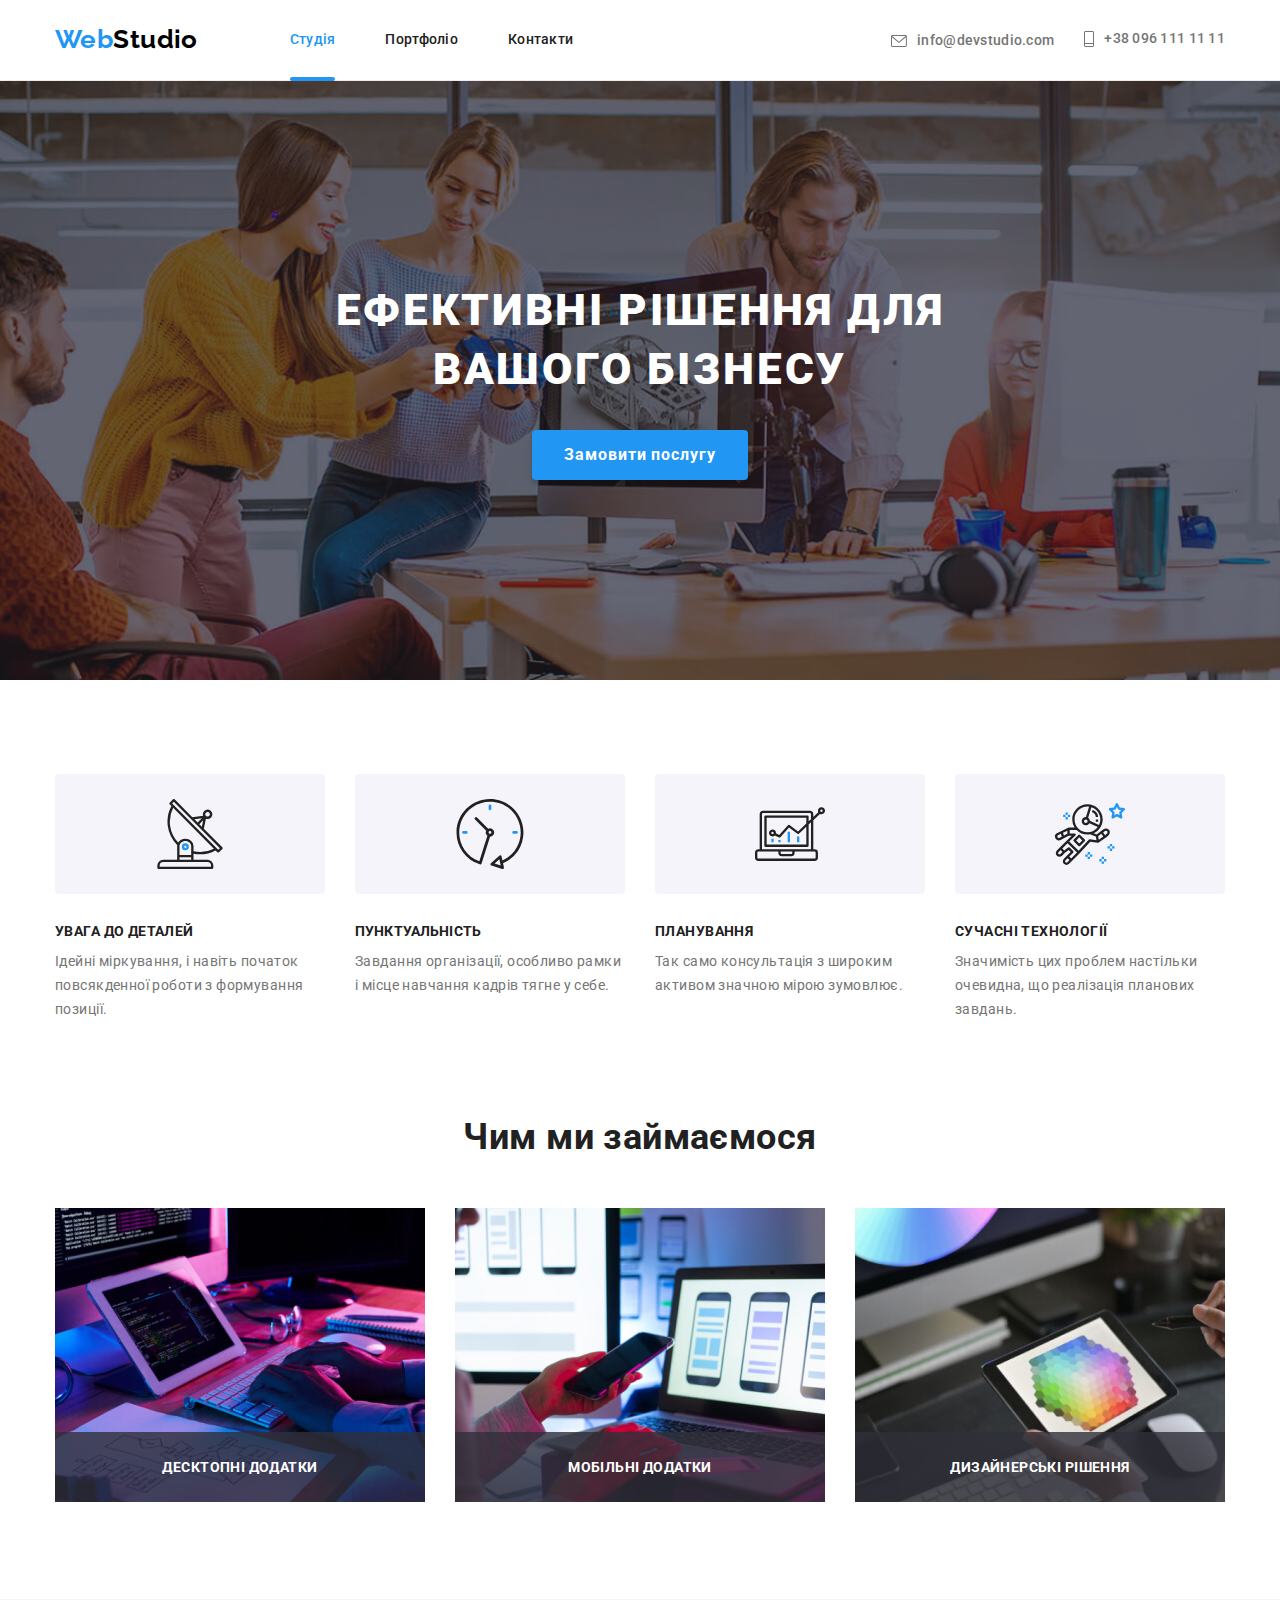
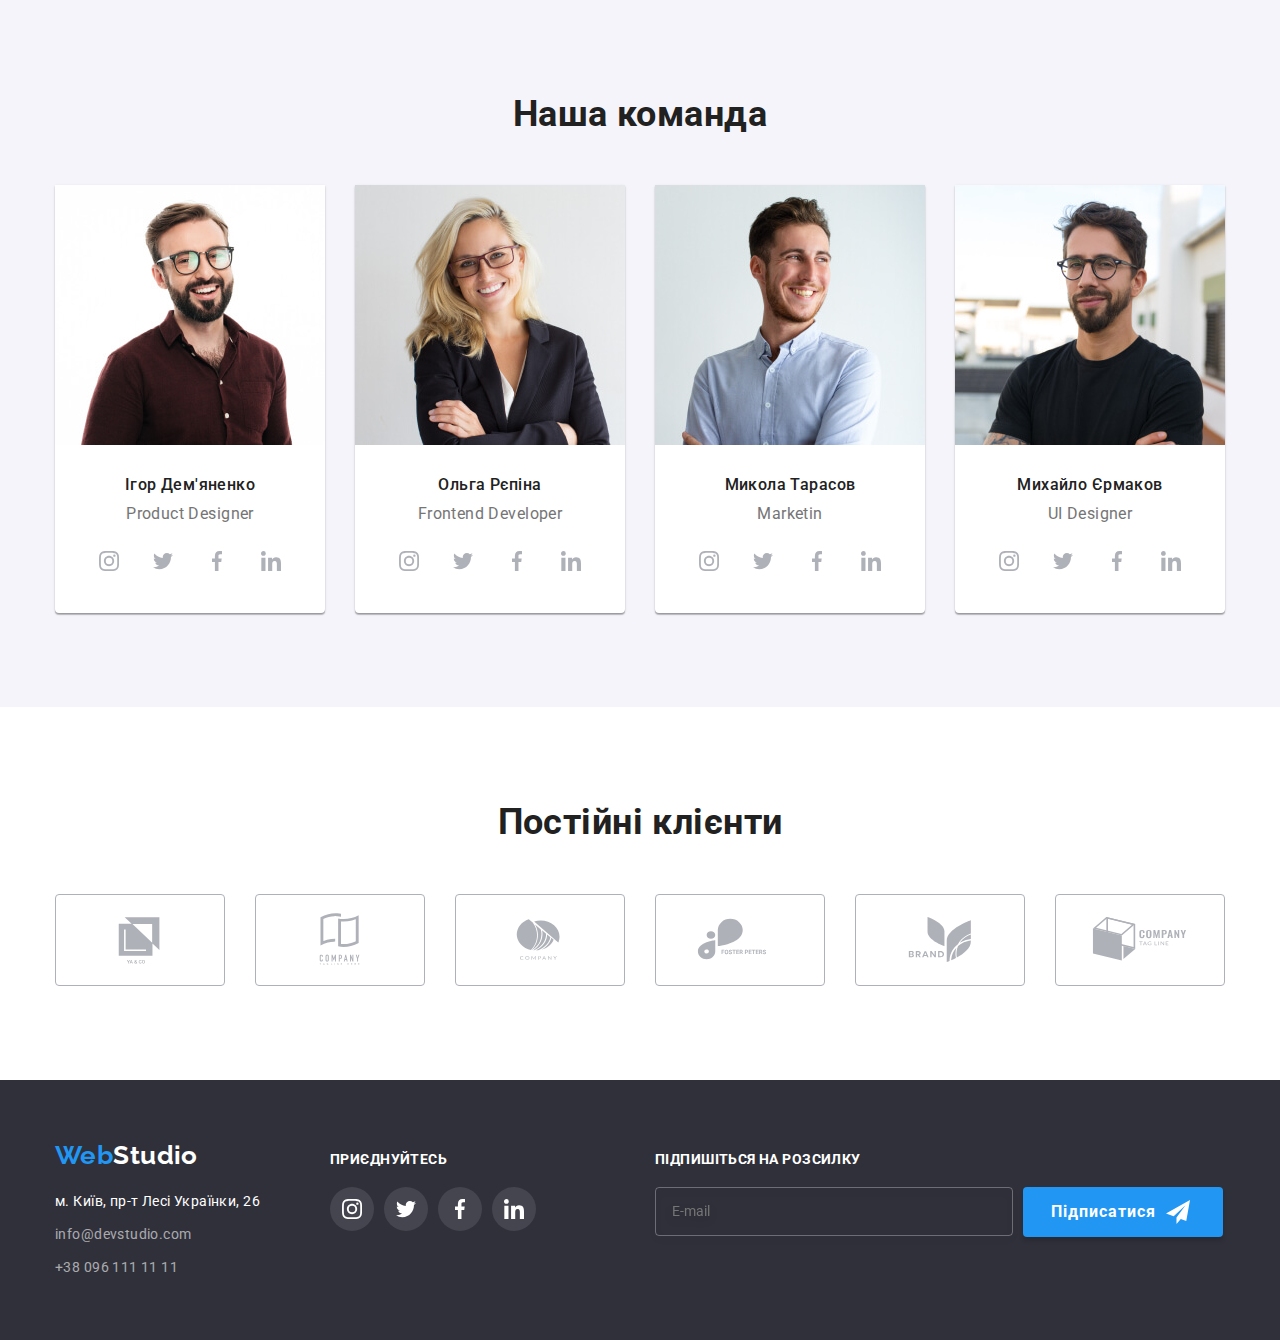
<file: index.html>
<!DOCTYPE html>
<html lang="uk">
  <head>
    <meta charset="UTF-8" />
    <meta http-equiv="X-UA-Compatible" content="IE=edge" />
    <meta name="viewport" content="width=device-width, initial-scale=1.0" />
    <title>WebStudio</title>
    <link
      href="https://fonts.googleapis.com/css2?family=Raleway:wght@700&family=Roboto:wght@400;500;700;900&display=swap"
      rel="stylesheet"
    />
    <link rel="stylesheet" href="./css/main.min.css" />
  </head>
  <body>
    <header class="page-header">
      <div class="container">
        <div class="page-header__block">
          <a href="./index.html" class="logo page-header__logo" lang="en">
            Web<span class="logo__part">Studio</span>
          </a>

          <nav class="navigation page-header__navigation">
            <ul class="navigation__list">
              <li class="navigation__item">
                <a href="./index.html" class="navigation__link navigation__link--active">Студія</a>
              </li>
              <li class="navigation__item">
                <a href="./portfolio.html" class="navigation__link">Портфоліо</a>
              </li>
              <li class="navigation__item">
                <a href="" class="navigation__link">Контакти</a>
              </li>
            </ul>
          </nav>
          <ul class="contact page-header__contact">
            <li class="contact__item">
              <a class="contact__link" href="mailto:info@devstudio.com">
                <svg class="icon contact__icon" width="16" height="12">
                  <use xlink:href="./images/sprite.svg#icon-maile"></use>
                </svg>
                info@devstudio.com
              </a>
            </li>
            <li class="contact__item">
              <a class="contact__link" href="tel:+380961111111">
                <svg class="icon contact__icon" width="10" height="16">
                  <use xlink:href="./images/sprite.svg#icon-phone1"></use>
                </svg>
                +38 096 111 11 11
              </a>
            </li>
          </ul>

          <!--menu-->

          <button
            type="button"
            class="page-header__button mobile-menu__button"
            aria-expanded="false"
            aria-controls="menu-container"
            data-menu-button
          >
            <svg width="40" height="40" aria-label="Переключатель мобільного меню">
              <use class="icon icon-cross" href="./images/sprite.svg#icon-cross"></use>
              <use class="icon icon-burger" href="./images/sprite.svg#icon-burger"></use>
            </svg>
          </button>
        </div>
        <div class="mobile-menu" id="menu-container" data-menu>
          <div class="mobile-nav mobile-menu__navigation">
            <ul class="mobile-nav__list">
              <li class="mobile-nav__item">
                <a href="./index.html" class="mobile-nav__link">Студія</a>
              </li>
              <li class="mobile-nav__item">
                <a href="./portfolio.html" class="mobile-nav__link">Портфоліо</a>
              </li>
              <li class="mobile-nav__item">
                <a href="" class="mobile-nav__link">Контакти</a>
              </li>
            </ul>
          </div>
          <div class="">
            <ul class="mobile-contact mobile-menu__contacts">
              <li class="mobile-contact__item">
                <a
                  class="mobile-contact__link mobile-contact__link--email"
                  href="tel:+380961111111"
                >
                  +38 096 111 11 11
                </a>
              </li>
              <li class="mobile-contact__item">
                <a
                  class="mobile-contact__link mobile-contact__link--number"
                  href="mailto:info@devstudio.com"
                  >info@devstudio.com</a
                >
              </li>
            </ul>

            <ul class="mobile-socials mobile-menu__socials">
              <li class="mobile-socials__item">
                <a
                  class="mobile-socials__link"
                  href="#"
                  target="_blank"
                  aria-label="Instagram"
                  rel="noreferrer noopener"
                  >Instagram</a
                >
              </li>
              <li class="mobile-socials__item">
                <a
                  class="mobile-socials__link"
                  href="#"
                  target="_blank"
                  aria-label="twitter"
                  rel="noreferrer noopener"
                  >Twitter</a
                >
              </li>
              <li class="mobile-socials__item">
                <a
                  class="mobile-socials__link"
                  href="#"
                  target="_blank"
                  aria-label="Facebookr"
                  rel="noreferrer noopener"
                  >Facebook</a
                >
              </li>
              <li class="mobile-socials__item">
                <a
                  class="mobile-socials__link"
                  href="#"
                  target="_blank"
                  aria-label="LinkedIn"
                  rel="noreferrer noopener"
                  >LinkedIn</a
                >
              </li>
            </ul>
          </div>
        </div>
      </div>
    </header>
    <main>
      <!-- Герой -->
      <section class="hero">
        <div class="container">
          <h1 class="hero__title">Ефективні рішення для вашого бізнесу</h1>
          <button class="button hero__button" type="submit" data-modal-open>
            Замовити послугу
          </button>
        </div>
      </section>
      <!--Переваги features-->
      <section class="section">
        <div class="container">
          <h2 class="visually-hidden">Переваги</h2>
          <ul class="features">
            <li class="features__item">
              <div class="features__card">
                <svg class="icon" width="70" height="70">
                  <use xlink:href="./images/sprite.svg#icon-antenna"></use>
                </svg>
              </div>
              <h3 class="features__label">УВАГА ДО ДЕТАЛЕЙ</h3>
              <p class="features__description">
                Ідейні міркування, і навіть початок повсякденної роботи з формування позиції.
              </p>
            </li>
            <li class="features__item">
              <div class="features__card">
                <svg class="icon" width="70" height="70">
                  <use xlink:href="./images/sprite.svg#icon-clock"></use>
                </svg>
              </div>
              <h3 class="label features__label">ПУНКТУАЛЬНІСТЬ</h3>
              <p class="features__description">
                Завдання організації, особливо рамки і місце навчання кадрів тягне у себе.
              </p>
            </li>
            <li class="features__item">
              <div class="features__card">
                <svg class="icon" width="70" height="70">
                  <use xlink:href="./images/sprite.svg#icon-diagram"></use>
                </svg>
              </div>
              <h3 class="features__label">ПЛАНУВАННЯ</h3>
              <p class="features__description">
                Так само консультація з широким активом значною мірою зумовлює.
              </p>
            </li>
            <li class="features__item">
              <div class="features__card">
                <svg class="icon" width="70" height="70">
                  <use xlink:href="./images/sprite.svg#icon-astronaut"></use>
                </svg>
              </div>
              <h3 class="features__label">СУЧАСНІ ТЕХНОЛОГІЇ</h3>
              <p class="features__description">
                Значимість цих проблем настільки очевидна, що реалізація планових завдань.
              </p>
            </li>
          </ul>
        </div>
      </section>
      <!--Чим ми займаємося-->
      <section class="section work">
        <div class="container">
          <h2 class="section__title work__title">Чим ми займаємося</h2>
          <ul class="work-list">
            <li class="work-list__item">
              <picture>
                <source
                  srcset="./images/work1-desctop.jpg 1x, ./images/work1-desctop@2x.jpg 2x"
                  media="(min-width:1200px)"
                />
                <img
                  class="image"
                  src="./images/work1-desctop.jpg"
                  alt="Набирання коду відповідно алгоритму"
                  width="370"
                  height="294"
                />
              </picture>
              <p class="work-list__hidden">Десктопні додатки</p>
            </li>
            <li class="work-list__item">
              <picture>
                <source
                  srcset="./images/work2-desctop.jpg 1x, ./images/work2-desctop@2x.jpg 2x"
                  media="(min-width:1200px)"
                />

                <img
                  class="image"
                  src="./images/work2-desctop.jpg"
                  alt="Провірка адаптивної версії на телефоні"
                  width="370"
                  height="294"
                />
              </picture>
              <p class="work-list__hidden">Мобільні додатки</p>
            </li>
            <li class="work-list__item">
              <picture>
                <source
                  srcset="./images/work3-desctop.jpg 1x, ./images/work3-desctop@2x.jpg 2x"
                  media="(min-width:1200px)"
                />

                <img
                  class="image"
                  src="./images/work3-desctop.jpg"
                  alt="Вибір основного кольору з кольорової гами"
                  width="370"
                  height="294"
                />
              </picture>
              <p class="work-list__hidden">Дизайнерські рішення</p>
            </li>
          </ul>
        </div>
      </section>
      <!--Наша команда-->
      <section class="section team">
        <div class="container">
          <h2 class="section__title team__title">Наша команда</h2>
          <ul class="team-list">
            <li class="team-list__card">
              <picture>
                <source
                  srcset="./images/team1-mobile.jpg 1x, ./images/team1-mobile@2x.jpg 2x"
                  media="(max-width:767px)"
                />
                <source
                  srcset="./images/team1-tablet.jpg 1x, ./images/team1-tablet@2x.jpg 2x"
                  media="(max-width:1199px)"
                />
                <source
                  srcset="./images/team1-desctop.jpg 1x, ./images/team1-desctop@2x.jpg 2x"
                  media="(min-width:1200px)"
                />
                <img
                  class="image team-list__image"
                  src="./images/team1-tablet.jpg"
                  alt="Фото Ігора Дем'яненка"
                />
              </picture>
              <div class="team-list__meta">
                <h3 class="team-list__name">Ігор Дем'яненко</h3>
                <p class="speciality team-list__speciality">Product Designer</p>
                <ul class="social">
                  <li class="social__items">
                    <a
                      class="social__link"
                      href="#"
                      target="_blank"
                      aria-label="instagram"
                      rel="noreferrer noopener"
                    >
                      <svg class="icon social__icon" width="20" height="20">
                        <use xlink:href="./images/sprite.svg#icon-instagram"></use>
                      </svg>
                    </a>
                  </li>
                  <li class="social__items">
                    <a
                      class="social__link"
                      href="#"
                      target="_blank"
                      aria-label="twitter"
                      rel="noreferrer noopener"
                    >
                      <svg class="icon social__icon" width="20" height="20">
                        <use xlink:href="./images/sprite.svg#icon-twitter"></use>
                      </svg>
                    </a>
                  </li>
                  <li class="social__items">
                    <a
                      class="social__link"
                      href="#"
                      target="_blank"
                      aria-label="facebook"
                      rel="noreferrer noopener"
                    >
                      <svg class="icon social__icon" width="20" height="20">
                        <use xlink:href="./images/sprite.svg#icon-facebook"></use>
                      </svg>
                    </a>
                  </li>
                  <li class="social__items">
                    <a
                      class="social__link"
                      href="#"
                      target="_blank"
                      aria-label="linkedin"
                      rel="noreferrer noopener"
                    >
                      <svg class="icon social__icon" width="20" height="20">
                        <use xlink:href="./images/sprite.svg#icon-linkedin"></use>
                      </svg>
                    </a>
                  </li>
                </ul>
              </div>
            </li>
            <li class="team-list__card">
              <picture>
                <source
                  srcset="./images/team2-mobile.jpg 1x, ./images/team2-mobile@2x.jpg 2x"
                  media="(max-width:767px)"
                />
                <source
                  srcset="./images/team2-tablet.jpg 1x, ./images/team2-tablet@2x.jpg 2x"
                  media="(max-width:1199px)"
                />
                <source
                  srcset="./images/team2-desctop.jpg 1x, ./images/team2-desctop@2x.jpg 2@2xx"
                  media="(min-width:1200px)"
                />
                <img
                  class="image team-list__image"
                  src="./images/team2-tablet.jpg"
                  alt="Фото Ігора Дем'яненка"
                />
              </picture>
              <div class="meta team-list__meta">
                <h3 class="name team-list__name">Ольга Рєпіна</h3>
                <p class="speciality team-list__speciality">Frontend Developer</p>
                <ul class="social social__row">
                  <li class="social__items">
                    <a
                      class="social__link"
                      href="#"
                      target="_blank"
                      aria-label="instagram"
                      rel="noreferrer noopener"
                    >
                      <svg class="icon social__icon" width="20" height="20">
                        <use xlink:href="./images/sprite.svg#icon-instagram"></use>
                      </svg>
                    </a>
                  </li>
                  <li class="social__items">
                    <a
                      class="social__link"
                      href="#"
                      target="_blank"
                      aria-label="twitter"
                      rel="noreferrer noopener"
                    >
                      <svg class="icon social__icon" width="20" height="20">
                        <use xlink:href="./images/sprite.svg#icon-twitter"></use>
                      </svg>
                    </a>
                  </li>
                  <li class="social__items">
                    <a
                      class="social__link"
                      href="#"
                      target="_blank"
                      aria-label="facebook"
                      rel="noreferrer noopener"
                    >
                      <svg class="icon social__icon" width="20" height="20">
                        <use xlink:href="./images/sprite.svg#icon-facebook"></use>
                      </svg>
                    </a>
                  </li>
                  <li class="social__items">
                    <a
                      class="social__link"
                      href="#"
                      target="_blank"
                      aria-label="linkedin"
                      rel="noreferrer noopener"
                    >
                      <svg class="icon social__icon" width="20" height="20">
                        <use xlink:href="./images/sprite.svg#icon-linkedin"></use>
                      </svg>
                    </a>
                  </li>
                </ul>
              </div>
            </li>
            <li class="team-list__card">
              <picture>
                <source
                  srcset="./images/team3-mobile.jpg 1x, ./images/team3-mobile@2x.jpg 2x"
                  media="(max-width:767px)"
                />
                <source
                  srcset="./images/team3-tablet.jpg 1x, ./images/team3-tablet@2x.jpg 2x"
                  media="(max-width:1199px)"
                />
                <source
                  srcset="./images/team3-desctop.jpg 1x, ./images/team3-desctop@2x.jpg 2x"
                  media="(min-width:1200px)"
                />
                <img
                  class="image team-card__image"
                  src="./images/team3-mobile.jpg"
                  alt="Фото Ігора Дем'яненка"
                />
              </picture>
              <div class="meta team-list__meta">
                <h3 class="name team-list__name">Микола Тарасов</h3>
                <p class="speciality team-list__speciality">Marketin</p>
                <ul class="social social__row">
                  <li class="social__items">
                    <a
                      class="social__link"
                      href="#"
                      target="_blank"
                      aria-label="instagram"
                      rel="noreferrer noopener"
                    >
                      <svg class="icon social__icon" width="20" height="20">
                        <use xlink:href="./images/sprite.svg#icon-instagram"></use>
                      </svg>
                    </a>
                  </li>
                  <li class="social__items">
                    <a
                      class="social__link"
                      href="#"
                      target="_blank"
                      aria-label="twitter"
                      rel="noreferrer noopener"
                    >
                      <svg class="icon social__icon" width="20" height="20">
                        <use xlink:href="./images/sprite.svg#icon-twitter"></use>
                      </svg>
                    </a>
                  </li>
                  <li class="social__items">
                    <a
                      class="social__link"
                      href="#"
                      target="_blank"
                      aria-label="facebook"
                      rel="noreferrer noopener"
                    >
                      <svg class="icon social__icon" width="20" height="20">
                        <use xlink:href="./images/sprite.svg#icon-facebook"></use>
                      </svg>
                    </a>
                  </li>
                  <li class="social__items">
                    <a
                      class="social__link"
                      href="#"
                      target="_blank"
                      aria-label="linkedin"
                      rel="noreferrer noopener"
                    >
                      <svg class="icon social__icon" width="20" height="20">
                        <use xlink:href="./images/sprite.svg#icon-linkedin"></use>
                      </svg>
                    </a>
                  </li>
                </ul>
              </div>
            </li>
            <li class="team-list__card">
              <picture>
                <source
                  srcset="./images/team4-mobile.jpg 1x, ./images/team4-mobile@2x.jpg 2x"
                  media="(max-width:767px)"
                />
                <source
                  srcset="./images/team4-tablet.jpg 1x, ./images/team4-tablet@2x.jpg 2x"
                  media="(max-width: 1199px)"
                />
                <source
                  srcset="./images/team4-desctop.jpg 1x, ./images/team4-desctop@2x.jpg 2x"
                  media="(min-width: 1200px)"
                />
                <img
                  class="image team-list__image"
                  src="./images/team4-tablet.jpg"
                  alt="Фото Ігора
                Дем'яненка"
                />
              </picture>
              <div class="meta team-list__meta">
                <h3 class="name team-list__name">Михайло Єрмаков</h3>
                <p class="speciality team-list__speciality">UI Designer</p>
                <ul class="social social__row">
                  <li class="social__items">
                    <a
                      class="social__link"
                      href="#"
                      target="_blank"
                      aria-label="instagram"
                      rel="noreferrer noopener"
                    >
                      <svg class="icon social__icon" width="20" height="20">
                        <use xlink:href="./images/sprite.svg#icon-instagram"></use>
                      </svg>
                    </a>
                  </li>
                  <li class="social__items">
                    <a
                      class="social__link"
                      href="#"
                      target="_blank"
                      aria-label="twitter"
                      rel="noreferrer noopener"
                    >
                      <svg class="icon social__icon" width="20" height="20">
                        <use xlink:href="./images/sprite.svg#icon-twitter"></use>
                      </svg>
                    </a>
                  </li>
                  <li class="social__items">
                    <a
                      class="social__link"
                      href="#"
                      target="_blank"
                      aria-label="facebook"
                      rel="noreferrer noopener"
                    >
                      <svg class="icon social__icon" width="20" height="20">
                        <use xlink:href="./images/sprite.svg#icon-facebook"></use>
                      </svg>
                    </a>
                  </li>
                  <li class="social__items">
                    <a
                      class="social__link"
                      href="#"
                      target="_blank"
                      aria-label="linkedin"
                      rel="noreferrer noopener"
                    >
                      <svg class="icon social__icon" width="20" height="20">
                        <use xlink:href="./images/sprite.svg#icon-linkedin"></use>
                      </svg>
                    </a>
                  </li>
                </ul>
              </div>
            </li>
          </ul>
        </div>
      </section>
      <section class="section">
        <div class="container">
          <h2 class="section__title clients__title">Постійні клієнти</h2>
          <ul class="clients-list">
            <li class="clients-list__item">
              <a
                class="clients-list__link"
                href="#"
                target="_blank"
                aria-label="instagram"
                rel="noreferrer noopener"
              >
                <svg class="icon clients-list__icon" width="106" height="60">
                  <use xlink:href="./images/sprite.svg#icon-client1"></use>
                </svg>
              </a>
            </li>
            <li class="clients-list__item">
              <a
                class="clients-list__link"
                href="#"
                target="_blank"
                aria-label="instagram"
                rel="noreferrer noopener"
              >
                <svg class="icon clients-list__icon" width="106" height="60">
                  <use xlink:href="./images/sprite.svg#icon-client2"></use>
                </svg>
              </a>
            </li>
            <li class="clients-list__item">
              <a
                class="clients-list__link"
                href="#"
                target="_blank"
                aria-label="instagram"
                rel="noreferrer noopener"
              >
                <svg class="icon clients-list__icon" width="106" height="60">
                  <use xlink:href="./images/sprite.svg#icon-client3"></use>
                </svg>
              </a>
            </li>
            <li class="clients-list__item">
              <a
                class="clients-list__link"
                href="#"
                target="_blank"
                aria-label="instagram"
                rel="noreferrer noopener"
              >
                <svg class="icon clients-list__icon" width="106" height="60">
                  <use xlink:href="./images/sprite.svg#icon-client4"></use>
                </svg>
              </a>
            </li>
            <li class="clients-list__item">
              <a
                class="clients-list__link"
                href="#"
                target="_blank"
                aria-label="instagram"
                rel="noreferrer noopener"
              >
                <svg class="icon clients-list__icon" width="106" height="60">
                  <use xlink:href="./images/sprite.svg#icon-client5"></use>
                </svg>
              </a>
            </li>
            <li class="clients-list__item">
              <a
                class="clients-list__link"
                href="#"
                target="_blank"
                aria-label="instagram"
                rel="noreferrer noopener"
              >
                <svg class="icon clients-list__icon" width="106" height="60">
                  <use xlink:href="./images/sprite.svg#icon-client6"></use>
                </svg>
              </a>
            </li>
          </ul>
        </div>
      </section>
    </main>
    <footer class="page-footer">
      <div class="container">
        <div class="box page-footer__box">
          <div class="box__location">
            <a class="logo page-footer__logo" lang="en" href="./index.html">
              Web<span class="logo__part--white">Studio</span>
            </a>
            <address>
              <ul class="address">
                <li class="address__item">
                  <a
                    class="address__link address__link--white"
                    href="https://goo.gl/maps/mdCvPHbTgnXHSj438"
                    target="_blank"
                    rel="noopener noreferrer"
                    >м. Київ, пр-т Лесі Українки, 26</a
                  >
                </li>
                <li class="address__item">
                  <a class="address__link address__link--gray" href="mailto:info@devstudio.com"
                    >info@devstudio.com</a
                  >
                </li>
                <li class="address__item">
                  <a class="address__link address__link--gray" href="tel:+380961111111"
                    >+38 096 111 11 11</a
                  >
                </li>
              </ul>
            </address>
          </div>
          <div class="box__social">
            <p class="slogan slogan__social">приєднуйтесь</p>
            <ul class="social social__row">
              <li class="social__items">
                <a
                  class="social__link page-footer__link"
                  href="#"
                  target="_blank"
                  aria-label="instagram"
                  rel="noreferrer noopener"
                >
                  <svg class="icon social__icon" width="20" height="20">
                    <use xlink:href="./images/sprite.svg#icon-instagram"></use>
                  </svg>
                </a>
              </li>
              <li class="social__items">
                <a
                  class="social__link page-footer__link"
                  href="#"
                  target="_blank"
                  aria-label="twitter"
                  rel="noreferrer noopener"
                >
                  <svg class="icon social__icon" width="20" height="20">
                    <use xlink:href="./images/sprite.svg#icon-twitter"></use>
                  </svg>
                </a>
              </li>
              <li class="social__items">
                <a
                  class="social__link page-footer__link"
                  href="#"
                  target="_blank"
                  aria-label="facebook"
                  rel="noreferrer noopener"
                >
                  <svg class="icon social__icon" width="20" height="20">
                    <use xlink:href="./images/sprite.svg#icon-facebook"></use>
                  </svg>
                </a>
              </li>
              <li class="social__items">
                <a
                  class="social__link page-footer__link"
                  href="#"
                  target="_blank"
                  aria-label="linkedin"
                  rel="noreferrer noopener"
                >
                  <svg class="icon social__icon" width="20" height="20">
                    <use xlink:href="./images/sprite.svg#icon-linkedin"></use>
                  </svg>
                </a>
              </li>
            </ul>
          </div>
          <div class="box__sending">
            <p class="slogan slogan__sending">Підпишіться на розсилку</p>
            <form class="form">
              <label class="form__mail">
                <input class="form__input" type="email" name="email" placeholder="E-mail" />
              </label>

              <button class="button form__button" type="submit">
                Підписатися
                <svg class="icon button__icon" width="24px" height="24px">
                  <use xlink:href="./images/sprite.svg#icon-send"></use>
                </svg>
              </button>
            </form>
          </div>
        </div>
      </div>
    </footer>

    <div class="backdrop is-hidden" data-modal>
      <div class="backdrop__modal">
        <button class="close-modal" type="button" data-modal-close>
          <svg class="icon close-modal__icon" width="18" height="18">
            <use xlink:href="./images/sprite.svg#icon-close"></use>
          </svg>
        </button>
        <p class="close-modal__title">Залиште свої дані, ми вам передзвонимо</p>

        <form action="#" class="form__modal">
          <div class="group-row" role="group">
            <label class="label group-row__label" for="name">Ім'я</label>
            <div class="group-row__modal">
              <input class="group-row__input" name="name" type="text" id="name" placeholder=" " />
              <svg class="icon group-row__icon" width="18" height="18">
                <use href="./images/sprite.svg#icon-person"></use>
              </svg>
            </div>
          </div>

          <div class="group-row" role="group">
            <label class="label group-row__label" for="phone">Телефон</label>
            <div class="group-row__modal">
              <input class="group-row__input" name="phone" type="tel" id="phone" placeholder=" " />
              <svg class="icon group-row__icon" width="18" height="18">
                <use xlink:href="./images/sprite.svg#icon-mobil-phone"></use>
              </svg>
            </div>
          </div>

          <div class="group-row" role="group">
            <label class="label group-row__label" for="email">Пошта</label>
            <div class="group-row__modal">
              <input class="group-row__input" name="text" type="email" id="email" placeholder=" " />
              <svg class="icon group-row__icon" width="18" height="18">
                <use xlink:href="./images/sprite.svg#icon-email"></use>
              </svg>
            </div>
          </div>

          <div class="group-textarea" role="group">
            <label class="label group-textarea__label">Коментар</label>
            <textarea
              class="group-textarea__textarea"
              name="textarea"
              placeholder="Введіть текст"
            ></textarea>
          </div>

          <div class="group-checkbox" role="group">
            <label class="group-checkbox__label">
              <input class="group-checkbox__input" type="checkbox" name="checkbox" />
              <span class="group-checkbox__icon"></span>

              Погоджуюся з розсилкою та приймаю
              <a class="group-checkbox__link">Умови договору</a>
            </label>
          </div>
          <div class="button-modal">
            <button class="button button-modal__submit" type="submit">Відправити</button>
          </div>
        </form>
      </div>
    </div>

    <script src="./js/menu.js"></script>
    <script src="./js/modal.js"></script>
  </body>
</html>
</file>
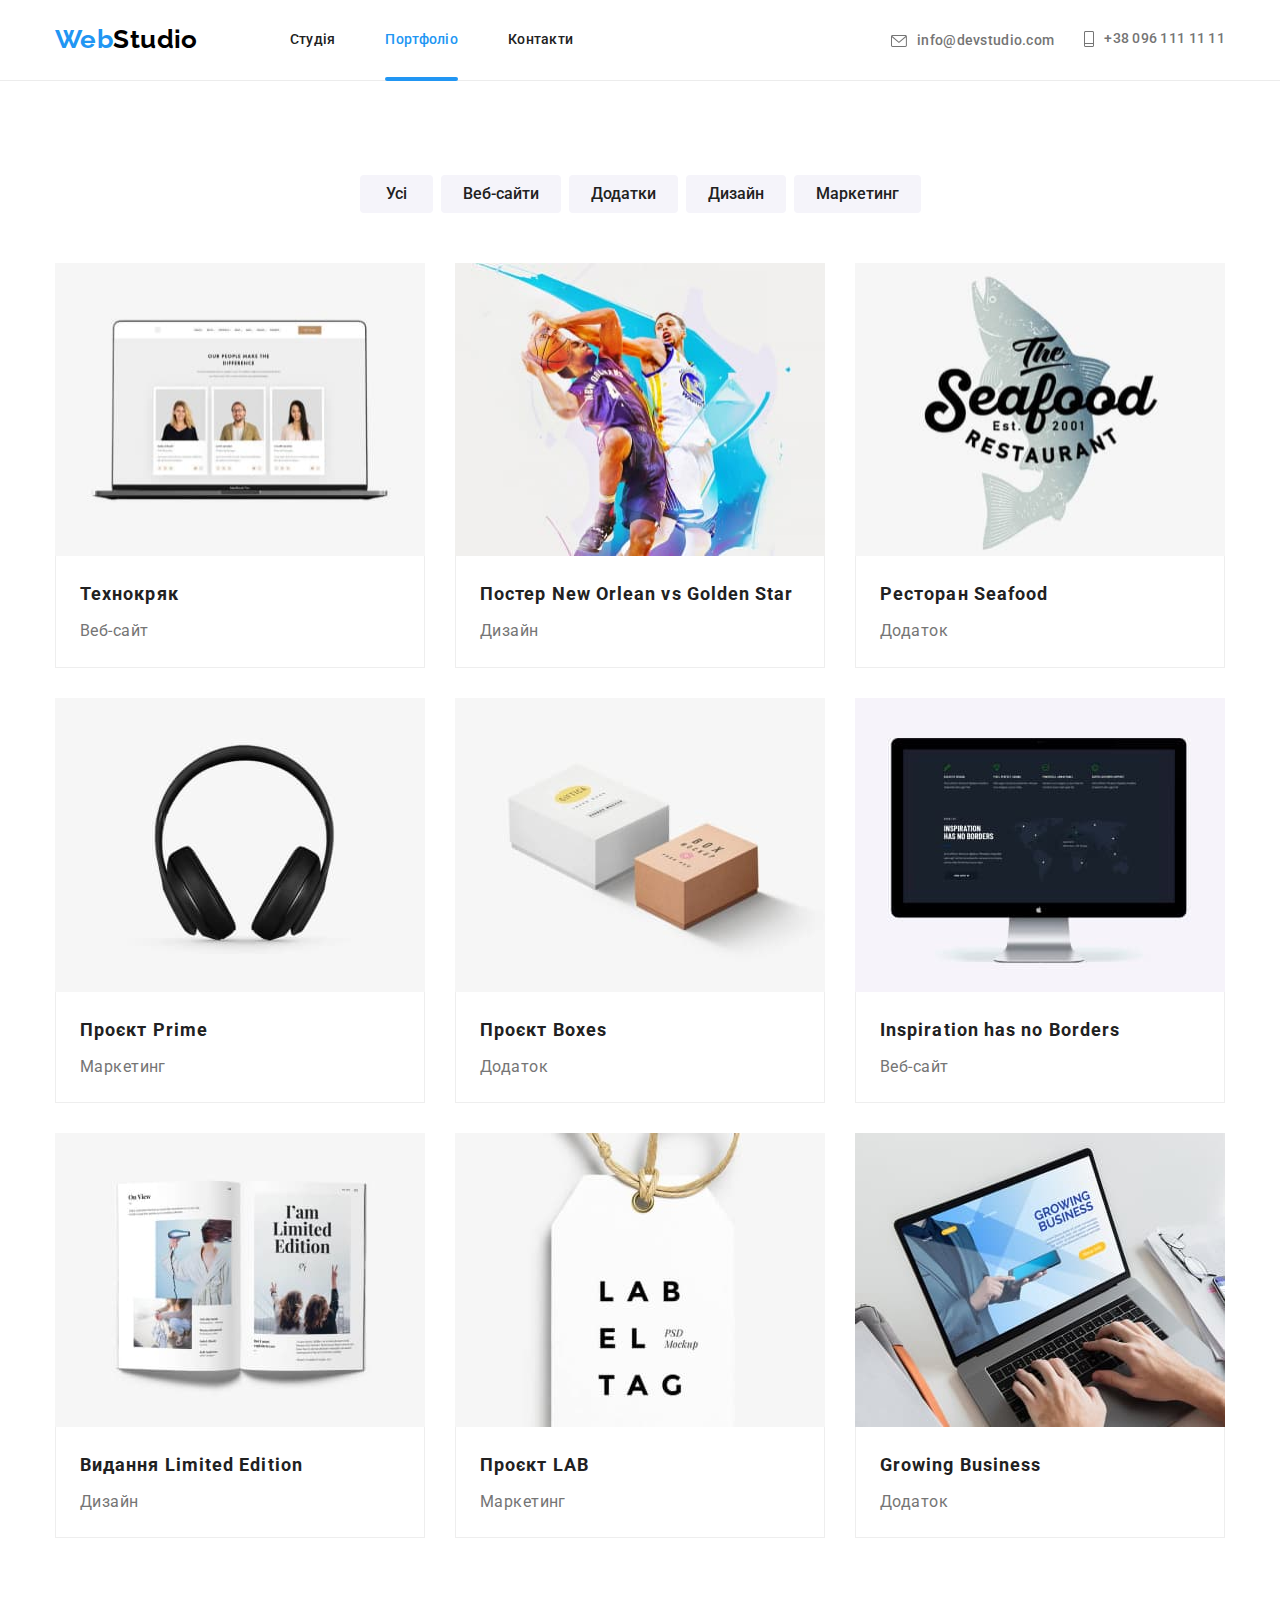
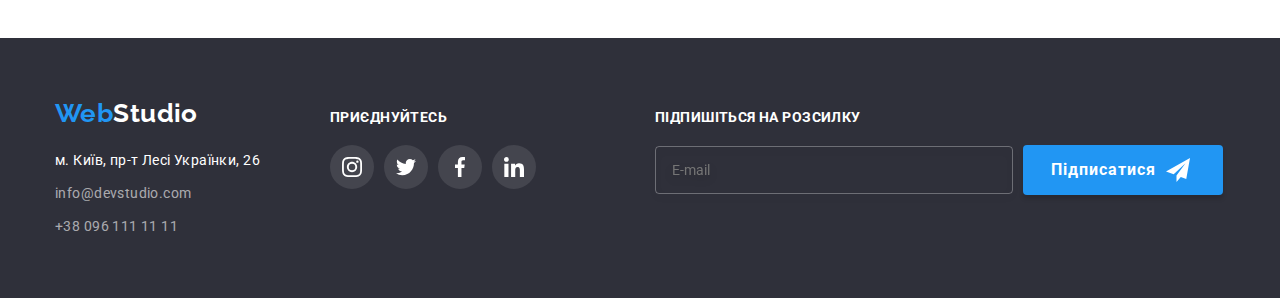
<file: portfolio.html>
<!DOCTYPE html>
<html lang="uk">
  <head>
    <meta charset="UTF-8" />
    <meta http-equiv="X-UA-Compatible" content="IE=edge" />
    <meta name="viewport" content="width=device-width, initial-scale=1.0" />
    <title>WebStudio</title>
    <link
      href="https://fonts.googleapis.com/css2?family=Raleway:wght@700&family=Roboto:wght@400;500;700;900&display=swap"
      rel="stylesheet"
    />
    <link rel="stylesheet" href="./css/main.min.css" />
  </head>
  <body>
    <header class="page-header">
      <div class="container">
        <div class="page-header__block">
          <a href="./index.html" class="logo page-header__logo" lang="en">
            Web<span class="logo__part">Studio</span>
          </a>
          <nav class="navigation page-header__navigation">
            <ul class="navigation__list">
              <li class="navigation__item">
                <a href="./index.html" class="navigation__link">Студія</a>
              </li>
              <li class="navigation__item">
                <a href="./portfolio.html" class="navigation__link navigation__link--active"
                  >Портфоліо</a
                >
              </li>
              <li class="navigation__item">
                <a href="" class="navigation__link">Контакти</a>
              </li>
            </ul>
          </nav>
          <ul class="contact page-header__contact">
            <li class="contact__item">
              <a class="contact__link" href="mailto:info@devstudio.com">
                <svg class="icon contact__icon" width="16" height="12">
                  <use xlink:href="./images/sprite.svg#icon-maile"></use>
                </svg>
                info@devstudio.com
              </a>
            </li>
            <li class="contact__item">
              <a class="contact__link" href="tel:+380961111111">
                <svg class="icon contact__icon" width="10" height="16">
                  <use xlink:href="./images/sprite.svg#icon-phone1"></use>
                </svg>
                +38 096 111 11 11
              </a>
            </li>
          </ul>

          <!--menu-->
          <button
            type="button"
            class="page-header__button mobile-menu__button"
            aria-expanded="false"
            aria-controls="menu-container"
            data-menu-button
          >
            <svg width="40" height="40" aria-label="Переключатель мобільного меню">
              <use class="icon icon-cross" href="../images/sprite.svg#icon-cross"></use>
              <use class="icon icon-burger" href="./images/sprite.svg#icon-burger"></use>
            </svg>
          </button>
        </div>
        <div class="mobile-menu" id="menu-container" data-menu>
          <div class="mobile-nav mobile-menu__navigation">
            <ul class="mobile-nav__list">
              <li class="mobile-nav__item">
                <a href="./index.html" class="mobile-nav__link">Студія</a>
              </li>
              <li class="mobile-nav__item">
                <a href="./portfolio.html" class="mobile-nav__link">Портфоліо</a>
              </li>
              <li class="mobile-nav__item">
                <a href="" class="mobile-nav__link">Контакти</a>
              </li>
            </ul>
          </div>

          <ul class="mobile-contact mobile-menu__contacts">
            <li class="mobile-contact__item">
              <a class="mobile-contact__link mobile-contact__link--email" href="tel:+380961111111">
                +38 096 111 11 11
              </a>
            </li>
            <li class="mobile-contact__item">
              <a
                class="mobile-contact__link mobile-contact__link--number"
                href="mailto:info@devstudio.com"
                >info@devstudio.com</a
              >
            </li>
          </ul>

          <ul class="mobile-socials mobile-menu__socials">
            <li>
              <a
                class="mobile-socials__link"
                href="#"
                target="_blank"
                aria-label="Instagram"
                rel="noreferrer noopener"
                >Instagram</a
              >
            </li>
            <li>
              <a
                class="mobile-socials__link"
                href="#"
                target="_blank"
                aria-label="twitter"
                rel="noreferrer noopener"
                >Twitter</a
              >
            </li>
            <li>
              <a
                class="mobile-socials__link"
                href="#"
                target="_blank"
                aria-label="Facebookr"
                rel="noreferrer noopener"
                >Facebook</a
              >
            </li>
            <li>
              <a
                class="mobile-socials__link"
                href="#"
                target="_blank"
                aria-label="LinkedIn"
                rel="noreferrer noopener"
                >LinkedIn</a
              >
            </li>
          </ul>
        </div>
      </div>
    </header>
    <main>
      <section class="section portfolio">
        <div class="container">
          <h1 class="visually-hidden">Portfolio</h1>
          <ul class="btns-list">
            <li class="btns-list__item">
              <button class="btns-list__button" type="button">Усі</button>
            </li>
            <li class="btns-list__item">
              <button class="btns-list__button" type="submit">Веб-сайти</button>
            </li>
            <li class="btns-list__item">
              <button class="btns-list__button" type="submit">Додатки</button>
            </li>
            <li class="btns-list__item">
              <button class="btns-list__button" type="submit">Дизайн</button>
            </li>
            <li class="btns-list__item">
              <button class="btns-list__button" type="submit">Маркетинг</button>
            </li>
          </ul>
          <ul class="portfolio-card">
            <li class="portfolio-card__item">
              <a class="portfolio-card__link" href="#" target="_blank" rel="noreferrer noopener">
                <div class="potfolio-card__box">
                  <img
                    class="portfolio-card__image image"
                    src="./images/portfolio_1.jpg"
                    width="370"
                    height="294"
                    alt="На ноутбуці відкрита головна сторінка"
                  />
                  <p class="portfolio-card__hidden">
                    Ресурс пропонує комплексні пропозиції з різним рівнем функціоналу та сервісів.
                    Все це дозволить відвідувачу отримати вичерпні відомості про компанію чи
                    приватну особу.
                  </p>
                </div>

                <div class="portfolio-card__description">
                  <h2 class="portfolio-card__title">Технокряк</h2>
                  <p class="portfolio-card__text">Веб-сайт</p>
                </div>
              </a>
            </li>
            <li class="portfolio-card__item">
              <a class="portfolio-card__link" href="#" target="_blank" rel="noreferrer noopener">
                <div class="potfolio-card__box">
                  <img
                    class="portfolio-card__image image"
                    src="./images/portfolio_2.jpg"
                    width="370"
                    height="294"
                    alt="На ноутбуці відкрита головна сторінка"
                  />
                  <p class="portfolio-card__hidden">
                    Ресурс пропонує комплексні пропозиції з різним рівнем функціоналу та сервісів.
                    Все це дозволить відвідувачу отримати вичерпні відомості про компанію чи
                    приватну особу.
                  </p>
                </div>

                <div class="portfolio-card__description">
                  <h2 class="portfolio-card__title">Постер New Orlean vs Golden Star</h2>
                  <p class="portfolio-card__text">Дизайн</p>
                </div>
              </a>
            </li>
            <li class="portfolio-card__item">
              <a class="portfolio-card__link" href="#" target="_blank" rel="noreferrer noopener">
                <div class="potfolio-card__box">
                  <img
                    class="portfolio-card__image image"
                    src="./images/portfolio_3.jpg"
                    width="370"
                    height="294"
                    alt="На ноутбуці відкрита головна сторінка"
                  />
                  <p class="portfolio-card__hidden">
                    Ресурс пропонує комплексні пропозиції з різним рівнем функціоналу та сервісів.
                    Все це дозволить відвідувачу отримати вичерпні відомості про компанію чи
                    приватну особу.
                  </p>
                </div>

                <div class="portfolio-card__description">
                  <h2 class="portfolio-card__title">Ресторан Seafood</h2>
                  <p class="portfolio-card__text">Додаток</p>
                </div>
              </a>
            </li>
            <li class="portfolio-card__item">
              <a class="portfolio-card__link" href="#" target="_blank" rel="noreferrer noopener">
                <div class="potfolio-card__box">
                  <img
                    class="portfolio-card__image image"
                    src="./images/portfolio_4.jpg"
                    width="370"
                    height="294"
                    alt="На ноутбуці відкрита головна сторінка"
                  />
                  <p class="portfolio-card__hidden">
                    Ресурс пропонує комплексні пропозиції з різним рівнем функціоналу та сервісів.
                    Все це дозволить відвідувачу отримати вичерпні відомості про компанію чи
                    приватну особу.
                  </p>
                </div>

                <div class="portfolio-card__description">
                  <h2 class="portfolio-card__title">Проєкт Prime</h2>
                  <p class="portfolio-card__text">Маркетинг</p>
                </div>
              </a>
            </li>
            <li class="portfolio-card__item">
              <a class="portfolio-card__link" href="#" target="_blank" rel="noreferrer noopener">
                <div class="potfolio-card__box">
                  <img
                    class="portfolio-card__image image"
                    src="./images/portfolio_5.jpg"
                    width="370"
                    height="294"
                    alt="На ноутбуці відкрита головна сторінка"
                  />
                  <p class="portfolio-card__hidden">
                    Ресурс пропонує комплексні пропозиції з різним рівнем функціоналу та сервісів.
                    Все це дозволить відвідувачу отримати вичерпні відомості про компанію чи
                    приватну особу.
                  </p>
                </div>

                <div class="portfolio-card__description">
                  <h2 class="portfolio-card__title">Проєкт Boxes</h2>
                  <p class="portfolio-card__text">Додаток</p>
                </div>
              </a>
            </li>
            <li class="portfolio-card__item">
              <a class="portfolio-card__link" href="#" target="_blank" rel="noreferrer noopener">
                <div class="potfolio-card__box">
                  <img
                    class="portfolio-card__image image"
                    src="./images/portfolio_6.jpg"
                    width="370"
                    height="294"
                    alt="На ноутбуці відкрита головна сторінка"
                  />
                  <p class="portfolio-card__hidden">
                    Ресурс пропонує комплексні пропозиції з різним рівнем функціоналу та сервісів.
                    Все це дозволить відвідувачу отримати вичерпні відомості про компанію чи
                    приватну особу.
                  </p>
                </div>

                <div class="portfolio-card__description">
                  <h2 class="portfolio-card__title">Inspiration has no Borders</h2>
                  <p class="portfolio-card__text">Веб-сайт</p>
                </div>
              </a>
            </li>
            <li class="portfolio-card__item">
              <a class="portfolio-card__link" href="#" target="_blank" rel="noreferrer noopener">
                <div class="potfolio-card__box">
                  <img
                    class="portfolio-card__image image"
                    src="./images/portfolio_7.jpg"
                    width="370"
                    height="294"
                    alt="На ноутбуці відкрита головна сторінка"
                  />
                  <p class="portfolio-card__hidden">
                    Ресурс пропонує комплексні пропозиції з різним рівнем функціоналу та сервісів.
                    Все це дозволить відвідувачу отримати вичерпні відомості про компанію чи
                    приватну особу.
                  </p>
                </div>

                <div class="portfolio-card__description">
                  <h2 class="portfolio-card__title">Видання Limited Edition</h2>
                  <p class="portfolio-card__text">Дизайн</p>
                </div>
              </a>
            </li>
            <li class="portfolio-card__item">
              <a class="portfolio-card__link" href="#" target="_blank" rel="noreferrer noopener">
                <div class="potfolio-card__box">
                  <img
                    class="portfolio-card__image image"
                    src="./images/portfolio_8.jpg"
                    width="370"
                    height="294"
                    alt="На ноутбуці відкрита головна сторінка"
                  />
                  <p class="portfolio-card__hidden">
                    Ресурс пропонує комплексні пропозиції з різним рівнем функціоналу та сервісів.
                    Все це дозволить відвідувачу отримати вичерпні відомості про компанію чи
                    приватну особу.
                  </p>
                </div>

                <div class="portfolio-card__description">
                  <h2 class="portfolio-card__title">Проєкт LAB</h2>
                  <p class="portfolio-card__text">Маркетинг</p>
                </div>
              </a>
            </li>
            <li class="portfolio-card__item">
              <a class="portfolio-card__link" href="#" target="_blank" rel="noreferrer noopener">
                <div class="potfolio-card__box">
                  <img
                    class="portfolio-card__image image"
                    src="./images/portfolio_9.jpg"
                    width="370"
                    height="294"
                    alt="На ноутбуці відкрита головна сторінка"
                  />
                  <p class="portfolio-card__hidden">
                    Ресурс пропонує комплексні пропозиції з різним рівнем функціоналу та сервісів.
                    Все це дозволить відвідувачу отримати вичерпні відомості про компанію чи
                    приватну особу.
                  </p>
                </div>

                <div class="portfolio-card__description">
                  <h2 class="portfolio-card__title">Growing Business</h2>
                  <p class="portfolio-card__text">Додаток</p>
                </div>
              </a>
            </li>
          </ul>
        </div>
      </section>
    </main>
    <footer class="page-footer">
      <div class="container">
        <div class="box page-footer__box">
          <div class="box__location">
            <a class="logo page-footer__logo" lang="en" href="./index.html">
              Web<span class="logo__part--white">Studio</span>
            </a>
            <address>
              <ul class="address">
                <li class="address__item">
                  <a
                    class="address__link address__link--white"
                    href="https://goo.gl/maps/mdCvPHbTgnXHSj438"
                    target="_blank"
                    rel="noopener noreferrer"
                    >м. Київ, пр-т Лесі Українки, 26</a
                  >
                </li>
                <li class="address__item">
                  <a class="address__link address__link--gray" href="mailto:info@devstudio.com"
                    >info@devstudio.com</a
                  >
                </li>
                <li class="address__item">
                  <a class="address__link address__link--gray" href="tel:+380961111111"
                    >+38 096 111 11 11</a
                  >
                </li>
              </ul>
            </address>
          </div>
          <div class="box__social">
            <p class="slogan slogan__social">приєднуйтесь</p>
            <ul class="social social__row">
              <li class="social__items">
                <a
                  class="social__link page-footer__link"
                  href="#"
                  target="_blank"
                  aria-label="instagram"
                  rel="noreferrer noopener"
                >
                  <svg class="icon social__icon" width="20" height="20">
                    <use xlink:href="./images/sprite.svg#icon-instagram"></use>
                  </svg>
                </a>
              </li>
              <li class="social__items">
                <a
                  class="social__link page-footer__link"
                  href="#"
                  target="_blank"
                  aria-label="twitter"
                  rel="noreferrer noopener"
                >
                  <svg class="icon social__icon" width="20" height="20">
                    <use xlink:href="./images/sprite.svg#icon-twitter"></use>
                  </svg>
                </a>
              </li>
              <li class="social__items">
                <a
                  class="social__link page-footer__link"
                  href="#"
                  target="_blank"
                  aria-label="facebook"
                  rel="noreferrer noopener"
                >
                  <svg class="icon social__icon" width="20" height="20">
                    <use xlink:href="./images/sprite.svg#icon-facebook"></use>
                  </svg>
                </a>
              </li>
              <li class="social__items">
                <a
                  class="social__link page-footer__link"
                  href="#"
                  target="_blank"
                  aria-label="linkedin"
                  rel="noreferrer noopener"
                >
                  <svg class="icon social__icon" width="20" height="20">
                    <use xlink:href="./images/sprite.svg#icon-linkedin"></use>
                  </svg>
                </a>
              </li>
            </ul>
          </div>
          <div class="box__sending">
            <p class="slogan slogan__sending">Підпишіться на розсилку</p>
            <form class="form">
              <label class="form__mail">
                <input class="form__input" type="email" name="email" placeholder="E-mail" />
              </label>

              <button class="button form__button" type="submit">
                Підписатися
                <svg class="icon button__icon" width="24px" height="24px">
                  <use xlink:href="./images/sprite.svg#icon-send"></use>
                </svg>
              </button>
            </form>
          </div>
        </div>
      </div>
    </footer>
  </body>
</html>
</file>
<file: css/main.min.css>
/*! modern-normalize v1.1.0 | MIT License | https://github.com/sindresorhus/modern-normalize */*,::before,::after{-webkit-box-sizing:border-box;box-sizing:border-box}html{line-height:1.15;-webkit-text-size-adjust:100%;-moz-tab-size:4;-o-tab-size:4;tab-size:4}body{margin:0;font-family:system-ui,-apple-system,"Segoe UI",Roboto,Helvetica,Arial,sans-serif,"Apple Color Emoji","Segoe UI Emoji"}hr{height:0;color:inherit}abbr[title]{-webkit-text-decoration:underline dotted;text-decoration:underline dotted}b,strong{font-weight:bolder}code,kbd,samp,pre{font-family:ui-monospace,SFMono-Regular,Consolas,"Liberation Mono",Menlo,monospace;font-size:1em}small{font-size:80%}sub,sup{font-size:75%;line-height:0;position:relative;vertical-align:baseline}sub{bottom:-0.25em}sup{top:-0.5em}table{text-indent:0;border-color:inherit}button,input,optgroup,select,textarea{font-family:inherit;font-size:100%;line-height:1.15;margin:0}button,select{text-transform:none}button,[type=button],[type=reset],[type=submit]{-webkit-appearance:button}::-moz-focus-inner{border-style:none;padding:0}:-moz-focusring{outline:1px dotted ButtonText}:-moz-ui-invalid{box-shadow:none}legend{padding:0}progress{vertical-align:baseline}::-webkit-inner-spin-button,::-webkit-outer-spin-button{height:auto}[type=search]{-webkit-appearance:textfield;outline-offset:-2px}::-webkit-search-decoration{-webkit-appearance:none}::-webkit-file-upload-button{-webkit-appearance:button;font:inherit}summary{display:list-item}h1,h2,h3,h4,h5,h6,ul,p{margin:0;padding:0}.visually-hidden{position:absolute;width:1px;height:1px;margin:-1px;border:0;padding:0;white-space:nowrap;-webkit-clip-path:inset(100%);clip-path:inset(100%);clip:rect(0 0 0 0);overflow:hidden}.section{padding:60px 0}@media screen and (min-width: 1200px){.section{padding:94px 0}}.section__title{color:#212121;font-weight:700;font-size:28px;line-height:1.17;text-align:center}@media screen and (min-width: 1200px){.section__title{font-size:36px}}.icon{display:block;fill:currentColor;-webkit-transition:fill 250ms cubic-bezier(0.4, 0, 0.2, 1);transition:fill 250ms cubic-bezier(0.4, 0, 0.2, 1)}img{display:block;height:auto;max-width:100%}.button{font-weight:700;font-size:16px;line-height:1.88;text-align:center;letter-spacing:.06em;-webkit-box-shadow:0px 4px 4px rgba(0,0,0,.15);box-shadow:0px 4px 4px rgba(0,0,0,.15);border:none;border-radius:4px;cursor:pointer;background-color:#2196f3;color:#fff}.label{font-size:12px;line-height:1.1667;letter-spacing:.01em;color:#757575}.all-hidden{display:none}body{background-color:#fff;color:#757575;font-family:Roboto,sans-serif;font-weight:400;font-size:14px;letter-spacing:.03em}body.lock{overflow:hidden}.container{width:100%;padding:0 15px;margin:0 auto}@media screen and (min-width: 480px){.container{width:480px}}@media screen and (min-width: 768px){.container{width:768px}}@media screen and (min-width: 1200px){.container{width:1200px}}.btns-list,.portfolio-card,.address,.clients-list,.social,.team-list,.work-list,.features,.mobile-socials,.mobile-contact,.mobile-nav__list,.contact,.navigation__list{list-style:none}.portfolio-card__link,.social__link,.mobile-socials__link,.mobile-contact__link,.mobile-nav__link,.contact__link,.navigation__link{text-decoration:none}.page-header{border-bottom:1px solid #ececec}.page-header__block{display:-webkit-box;display:-ms-flexbox;display:flex;-webkit-box-align:center;-ms-flex-align:center;align-items:center}@media screen and (max-width: 767px){.page-header__block{-webkit-box-pack:justify;-ms-flex-pack:justify;justify-content:space-between}}.page-header__logo{margin-right:92px}.page-header__contact{margin-left:auto}.logo{color:#2196f3;display:-webkit-inline-box;display:-ms-inline-flexbox;display:inline-flex;font-family:Raleway,sans-serif;font-weight:700;font-size:26px;line-height:1.19;text-decoration:none}.logo__part{color:#000}.logo__part--white{color:#fff}@media screen and (max-width: 767px){.logo{padding:16px 0}}.navigation{display:-webkit-box;display:-ms-flexbox;display:flex;-webkit-box-align:center;-ms-flex-align:center;align-items:center}.navigation__list{display:-webkit-box;display:-ms-flexbox;display:flex}.navigation__item:not(:last-child){margin-right:50px}.navigation__link{color:#212121;font-weight:500;line-height:1.4;letter-spacing:.02em;text-decoration:none;display:inline-block;padding:30px 0;cursor:pointer;-webkit-transition:color 250ms cubic-bezier(0.4, 0, 0.2, 1),width 250ms cubic-bezier(0.4, 0, 0.2, 1);transition:color 250ms cubic-bezier(0.4, 0, 0.2, 1),width 250ms cubic-bezier(0.4, 0, 0.2, 1);position:relative}.navigation__link:hover,.navigation__link:focus{color:#2196f3}.navigation__link::after{content:"";display:block;position:absolute;bottom:-1px;left:0;width:0;height:4px;background-color:#2196f3;border-radius:2px;-webkit-transition:width 250ms cubic-bezier(0.4, 0, 0.2, 1);transition:width 250ms cubic-bezier(0.4, 0, 0.2, 1)}.navigation__link:hover::after{width:100%}.navigation__link--active{color:#2196f3}.navigation__link--active::after{content:"";display:block;position:absolute;bottom:-1px;left:0;width:100%;height:4px;background-color:#2196f3;border-radius:2px}@media screen and (max-width: 767px){.navigation{display:none}}.contact{display:-webkit-box;display:-ms-flexbox;display:flex;-ms-flex-wrap:wrap;flex-wrap:wrap;-webkit-box-align:baseline;-ms-flex-align:baseline;align-items:baseline}@media screen and (min-width: 768px)and (max-width: 1199px){.contact{-webkit-box-orient:vertical;-webkit-box-direction:normal;-ms-flex-direction:column;flex-direction:column}.contact:not(:last-child){gap:10px}}@media screen and (min-width: 1200px){.contact{-webkit-box-pack:center;-ms-flex-pack:center;justify-content:center;margin-left:auto}.contact:not(:last-child){gap:30px}}@media screen and (min-width: 1200px){.contact__item{-webkit-box-pack:center;-ms-flex-pack:center;justify-content:center}}.contact__link{display:-webkit-box;display:-ms-flexbox;display:flex;-webkit-box-align:center;-ms-flex-align:center;align-items:center;font-weight:500;line-height:1.4;letter-spacing:.02em;color:inherit;-webkit-transition:color 250ms cubic-bezier(0.4, 0, 0.2, 1);transition:color 250ms cubic-bezier(0.4, 0, 0.2, 1)}.contact__link:hover,.contact__link:focus,.contact__link:hover .icon,.contact__link:focus .icon{color:#2196f3}@media screen and (max-width: 1199px){.contact__link{font-size:12px}}.contact__icon{display:inline-block;margin-right:10px}@media screen and (max-width: 767px){.contact{display:none}}.mobile-menu{z-index:50;background-color:#fff;padding:48px 40px;overflow-y:auto;-webkit-transform:translateY(100%);transform:translateY(100%);-webkit-transition:-webkit-transform 500ms cubic-bezier(0.4, 0, 0.2, 1);transition:-webkit-transform 500ms cubic-bezier(0.4, 0, 0.2, 1);transition:transform 500ms cubic-bezier(0.4, 0, 0.2, 1);transition:transform 500ms cubic-bezier(0.4, 0, 0.2, 1), -webkit-transform 500ms cubic-bezier(0.4, 0, 0.2, 1)}.mobile-menu.is-open{-webkit-transform:translateY(0);transform:translateY(0)}@media screen and (max-width: 767px){.mobile-menu{position:fixed;top:0;left:0;width:100vw;height:100vh}}.mobile-menu__navigation{margin-bottom:302px}.mobile-menu__contacts{margin-bottom:64px}.mobile-menu__socials{display:-webkit-box;display:-ms-flexbox;display:flex}@media screen and (min-width: 768px){.mobile-menu{display:none}}.mobile-menu__button{display:-webkit-inline-box;display:-ms-inline-flexbox;display:inline-flex;z-index:51;margin:0;padding:0;border:none;background-color:rgba(0,0,0,0);color:#212121;cursor:pointer;-webkit-transition:fill 250ms cubic-bezier(0.4, 0, 0.2, 1);transition:fill 250ms cubic-bezier(0.4, 0, 0.2, 1)}.mobile-menu__button:hover .icon,.mobile-menu__button:focus .icon{fill:#2196f3}.mobile-menu__button .icon-cross{display:none}.mobile-menu__button.is-open .icon-cross{display:block}.mobile-menu__button.is-open .icon-burger{display:none}@media screen and (min-width: 768px){.mobile-menu__button{display:none}}.mobile-nav__list{display:-webkit-box;display:-ms-flexbox;display:flex;-webkit-box-orient:vertical;-webkit-box-direction:normal;-ms-flex-direction:column;flex-direction:column}.mobile-nav__item:not(:last-child){margin-bottom:32px}.mobile-nav__link{color:#212121;font-weight:500;font-size:40px;line-height:1.175;letter-spacing:.02em;cursor:pointer;-webkit-transition:color 250ms cubic-bezier(0.4, 0, 0.2, 1);transition:color 250ms cubic-bezier(0.4, 0, 0.2, 1)}.mobile-nav__link:hover,.mobile-nav__link:focus{color:#2196f3}.mobile-contact{display:-webkit-box;display:-ms-flexbox;display:flex;-webkit-box-orient:vertical;-webkit-box-direction:normal;-ms-flex-direction:column;flex-direction:column}.mobile-contact__item:not(:last-child){margin-bottom:32px}.mobile-contact__link{display:-webkit-box;display:-ms-flexbox;display:flex;font-weight:500;color:#757575;-webkit-transition:color 250ms cubic-bezier(0.4, 0, 0.2, 1);transition:color 250ms cubic-bezier(0.4, 0, 0.2, 1)}.mobile-contact__link--email{font-size:34px;line-height:1.1764}.mobile-contact__link--number{font-size:24px;line-height:1.1666}.mobile-contact__link:hover,.mobile-contact__link:focus{color:#2196f3}.mobile-socials{display:none}@media screen and (max-width: 767px){.mobile-socials{display:-webkit-box;display:-ms-flexbox;display:flex;-ms-flex-wrap:wrap;flex-wrap:wrap;gap:10px}}.mobile-socials__item:not(:last-child){border-right:1px solid rgba(33,33,33,.2)}.mobile-socials__link{margin-right:10px;color:#2196f3;font-weight:500;font-size:18px;line-height:1.22}.hero{padding:118px 0;max-width:1600px;margin:0 auto;background-color:#c4c4c4;background-size:cover;background-repeat:no-repeat;background-position:center;background-image:-webkit-gradient(linear, left top, right top, from(rgba(47, 48, 58, 0.4)), to(rgba(47, 48, 58, 0.4))),url(../images/hero-mobile.jpg);background-image:linear-gradient(to right, rgba(47, 48, 58, 0.4), rgba(47, 48, 58, 0.4)),url(../images/hero-mobile.jpg)}@media(min-device-pixel-ratio: 2)and (max-width: 767px),(-webkit-min-device-pixel-ratio: 2)and (max-width: 767px),(min-resolution: 192dpi)and (max-width: 767px),(min-resolution: 2dppx)and (max-width: 767px){.hero{background-image:-webkit-gradient(linear, left top, right top, from(rgba(47, 48, 58, 0.4)), to(rgba(47, 48, 58, 0.4))),url(../images/hero-mobile@2x.jpg);background-image:linear-gradient(to right, rgba(47, 48, 58, 0.4), rgba(47, 48, 58, 0.4)),url(../images/hero-mobile@2x.jpg)}}@media screen and (max-width: 1199px){.hero{background-image:-webkit-gradient(linear, left top, right top, from(rgba(47, 48, 58, 0.4)), to(rgba(47, 48, 58, 0.4))),url(../images/hero-tablet.jpg);background-image:linear-gradient(to right, rgba(47, 48, 58, 0.4), rgba(47, 48, 58, 0.4)),url(../images/hero-tablet.jpg)}}@media(min-device-pixel-ratio: 2)and (max-width: 1199px),(-webkit-min-device-pixel-ratio: 2)and (max-width: 1199px),(min-resolution: 192dpi)and (max-width: 1199px),(min-resolution: 2dppx)and (max-width: 1199px){.hero{background-image:-webkit-gradient(linear, left top, right top, from(rgba(47, 48, 58, 0.4)), to(rgba(47, 48, 58, 0.4))),url(../images/hero-tablet@2x.jpg);background-image:linear-gradient(to right, rgba(47, 48, 58, 0.4), rgba(47, 48, 58, 0.4)),url(../images/hero-tablet@2x.jpg)}}@media screen and (min-width: 1200px){.hero{padding:200px 0;background-image:-webkit-gradient(linear, left top, right top, from(rgba(47, 48, 58, 0.4)), to(rgba(47, 48, 58, 0.4))),url(../images/hero-desctop.jpg);background-image:linear-gradient(to right, rgba(47, 48, 58, 0.4), rgba(47, 48, 58, 0.4)),url(../images/hero-desctop.jpg)}}@media(min-device-pixel-ratio: 2)and (min-width: 1200px),(-webkit-min-device-pixel-ratio: 2)and (min-width: 1200px),(min-resolution: 192dpi)and (min-width: 1200px),(min-resolution: 2dppx)and (min-width: 1200px){.hero{background-image:-webkit-gradient(linear, left top, right top, from(rgba(47, 48, 58, 0.4)), to(rgba(47, 48, 58, 0.4))),url(../images/hero-desctop@2x.jpg);background-image:linear-gradient(to right, rgba(47, 48, 58, 0.4), rgba(47, 48, 58, 0.4)),url(../images/hero-desctop@2x.jpg)}}.hero__title{text-align:center;color:#fff;max-width:360px;font-size:26px;line-height:1.62;letter-spacing:.06em;text-transform:uppercase;margin:0 auto 30px}@media screen and (min-width: 1200px){.hero__title{max-width:696px;font-weight:900;font-size:44px;line-height:1.36}}.hero__button{display:block;margin:0 auto;padding:10px 24px;color:#fff;background-color:#2196f3}@media screen and (min-width: 1200px){.hero__button{padding:10px 32px}}.features{display:-webkit-box;display:-ms-flexbox;display:flex;-ms-flex-wrap:wrap;flex-wrap:wrap;gap:30px}@media screen and (max-width: 767px){.features{-webkit-box-orient:vertical;-webkit-box-direction:normal;-ms-flex-direction:column;flex-direction:column;-webkit-box-pack:center;-ms-flex-pack:center;justify-content:center;-webkit-box-align:center;-ms-flex-align:center;align-items:center}}@media screen and (min-width: 480px){.features__item{width:100%}}@media screen and (min-width: 768px){.features__item{-ms-flex-preferred-size:calc((100% - 30px)/2);flex-basis:calc((100% - 30px)/2)}}@media screen and (min-width: 1200px){.features__item{-ms-flex-preferred-size:calc((100% - 90px)/4);flex-basis:calc((100% - 90px)/4)}}.features__card{display:-webkit-box;display:-ms-flexbox;display:flex;-webkit-box-pack:center;-ms-flex-pack:center;justify-content:center;-webkit-box-align:center;-ms-flex-align:center;align-items:center;width:100%;height:120px;border-radius:4px;background-color:#f5f4fa}.features__card:not(:last-child){margin-bottom:30px}.features__label{font-weight:700;font-size:14px;line-height:1.14;text-transform:uppercase;color:#212121}@media screen and (max-width: 767px){.features__label{text-align:center}}.features__label:not(:last-child){margin-bottom:10px}.features__description{line-height:1.71;color:#757575}.work{padding-top:0}.work__title{margin-bottom:30px}@media screen and (min-width: 1200px){.work__title{margin-bottom:50px}}@media screen and (max-width: 1200px){.work{display:none}}.work-list{display:-webkit-inline-box;display:-ms-inline-flexbox;display:inline-flex;-webkit-column-gap:30px;-moz-column-gap:30px;column-gap:30px}.work-list__item{position:relative;max-width:370px;overflow:hidden}.work-list__hidden{position:absolute;bottom:0;left:0;width:100%;padding:27px 10px;color:#fff;font-weight:700;text-align:center;line-height:1.1428;text-transform:uppercase;background-color:rgba(47,48,58,.8);opacity:1}.team{background-color:#f5f4fa}.team__title{margin-bottom:30px}@media screen and (min-width: 1200px){.team__title{margin-bottom:50px}}.team-list{display:-webkit-box;display:-ms-flexbox;display:flex;-ms-flex-wrap:wrap;flex-wrap:wrap;gap:30px;-webkit-box-pack:center;-ms-flex-pack:center;justify-content:center}@media screen and (max-width: 767px){.team-list{-webkit-box-orient:vertical;-webkit-box-direction:normal;-ms-flex-direction:column;flex-direction:column;-webkit-box-align:center;-ms-flex-align:center;align-items:center}}.team-list__card{background-color:#fff;-webkit-box-shadow:0px 1px 3px rgba(0,0,0,.12),0px 1px 1px rgba(0,0,0,.14),0px 2px 1px rgba(0,0,0,.2);box-shadow:0px 1px 3px rgba(0,0,0,.12),0px 1px 1px rgba(0,0,0,.14),0px 2px 1px rgba(0,0,0,.2);border-radius:0px 0px 4px 4px}@media screen and (min-width: 480px){.team-list__card{width:100%}}@media screen and (min-width: 768px){.team-list__card{-ms-flex-preferred-size:calc((100% - 30px)/2);flex-basis:calc((100% - 30px)/2)}}@media screen and (min-width: 1200px){.team-list__card{-ms-flex-preferred-size:calc((100% - 90px)/4);flex-basis:calc((100% - 90px)/4)}}.team-list__meta{padding:30px 0;display:-webkit-box;display:-ms-flexbox;display:flex;-webkit-box-orient:vertical;-webkit-box-direction:normal;-ms-flex-direction:column;flex-direction:column;-webkit-box-align:center;-ms-flex-align:center;align-items:center}.team-list__name{font-weight:500;font-size:16px;line-height:1.1875;text-align:center;color:#212121;padding:0 10px}.team-list__name:not(:last-child){margin-bottom:10px}.team-list__speciality{font-size:16px;line-height:1.1875;text-align:center;padding:0 10px}.team-list__speciality:not(:last-child){margin-bottom:16px}.social{display:-webkit-box;display:-ms-flexbox;display:flex;-webkit-box-pack:center;-ms-flex-pack:center;justify-content:center;height:44px;-webkit-column-gap:10px;-moz-column-gap:10px;column-gap:10px}.social__items{color:#afb1b8}.social__link{display:-webkit-box;display:-ms-flexbox;display:flex;-webkit-box-pack:center;-ms-flex-pack:center;justify-content:center;-webkit-box-align:center;-ms-flex-align:center;align-items:center;width:44px;height:44px;color:inherit;border-radius:50%;text-decoration:none;-webkit-transition:background-color 250ms cubic-bezier(0.4, 0, 0.2, 1);transition:background-color 250ms cubic-bezier(0.4, 0, 0.2, 1)}.social__link:hover,.social__link:focus{background-color:#2196f3}.social__link:hover .social__icon,.social__link:focus .social__icon{fill:#fff}.clients{display:-webkit-box;display:-ms-flexbox;display:flex;-webkit-box-pack:center;-ms-flex-pack:center;justify-content:center;-webkit-box-align:center;-ms-flex-align:center;align-items:center}.clients__title{margin-bottom:30px}@media screen and (min-width: 1200px){.clients__title{margin-bottom:50px}}.clients-list{display:-webkit-box;display:-ms-flexbox;display:flex;-webkit-box-pack:center;-ms-flex-pack:center;justify-content:center;-webkit-box-align:center;-ms-flex-align:center;align-items:center;-ms-flex-wrap:wrap;flex-wrap:wrap;gap:30px}@media screen and (min-width: 480px){.clients-list__item{-ms-flex-preferred-size:calc((100% - 30px)/2);flex-basis:calc((100% - 30px)/2)}}@media screen and (min-width: 768px){.clients-list__item{-ms-flex-preferred-size:calc((100% - 60px)/3);flex-basis:calc((100% - 60px)/3)}}@media screen and (min-width: 1200px){.clients-list__item{-ms-flex-preferred-size:calc((100% - 150px)/6);flex-basis:calc((100% - 150px)/6)}}.clients-list__link{display:-webkit-box;display:-ms-flexbox;display:flex;text-decoration:none;color:#afb1b8;width:100%;height:92px;-webkit-box-align:center;-ms-flex-align:center;align-items:center;-webkit-box-pack:center;-ms-flex-pack:center;justify-content:center;border:1px solid #afb1b8;border-radius:4px;-webkit-transition:border-color 250ms cubic-bezier(0.4, 0, 0.2, 1);transition:border-color 250ms cubic-bezier(0.4, 0, 0.2, 1)}.clients-list__link:hover,.clients-list__link:focus{border-color:#2196f3}.clients-list__link:hover .clients-list__icon,.clients-list__link:focus .clients-list__icon{fill:#2196f3}.page-footer{padding:60px 0;background-color:#2f303a}.page-footer__box{display:-webkit-box;display:-ms-flexbox;display:flex;list-style:none;-webkit-box-align:baseline;-ms-flex-align:baseline;align-items:baseline}@media screen and (max-width: 767px){.page-footer__box{gap:60px;-webkit-box-orient:vertical;-webkit-box-direction:normal;-ms-flex-direction:column;flex-direction:column;text-align:center;-webkit-box-pack:center;-ms-flex-pack:center;justify-content:center;-webkit-box-align:center;-ms-flex-align:center;align-items:center}}@media screen and (min-width: 768px)and (max-width: 1199px){.page-footer__box{-ms-flex-wrap:wrap;flex-wrap:wrap;-webkit-box-pack:center;-ms-flex-pack:center;justify-content:center;text-align:center;gap:60px}}@media screen and (min-width: 768px)and (max-width: 1199px){.page-footer__box:not(:last-child){gap:20px}}.page-footer__logo{margin-bottom:20px}.page-footer__link{background-color:rgba(255,255,255,.1);color:#fff}@media screen and (min-width: 767px)and (max-width: 1199px){.box__location{-webkit-box-flex:0;-ms-flex:0 0 calc(50% - 30px);flex:0 0 calc(50% - 30px)}}.address__item:not(:last-child){margin-bottom:9px}.address__link{font-style:normal;text-decoration:none;line-height:1.71;-webkit-transition:color 250ms cubic-bezier(0.4, 0, 0.2, 1);transition:color 250ms cubic-bezier(0.4, 0, 0.2, 1)}.address__link:hover,.address__link:focus{color:#2196f3}.address__link--white{color:#fff}.address__link--gray{color:rgba(255,255,255,.6)}@media screen and (min-width: 767px)and (max-width: 1199px){.box__social{-webkit-box-flex:0;-ms-flex:0 0 calc(50% - 30px);flex:0 0 calc(50% - 30px)}}@media screen and (min-width: 1200px){.box__social{margin-left:70px}}.slogan{font-weight:700;line-height:1.1428;text-transform:uppercase;color:#fff}.slogan__social:not(:last-child){margin-bottom:20px}.box__sending{max-width:570px;width:100%}@media screen and (min-width: 1200px){.box__sending{margin-left:auto}}.slogan__sending:not(:last-child){margin-bottom:20px}.form{display:-webkit-box;display:-ms-flexbox;display:flex;width:100%;-webkit-box-align:center;-ms-flex-align:center;align-items:center}@media screen and (max-width: 1199px){.form{-webkit-box-orient:vertical;-webkit-box-direction:normal;-ms-flex-direction:column;flex-direction:column;-webkit-box-align:center;-ms-flex-align:center;align-items:center;-webkit-box-pack:center;-ms-flex-pack:center;justify-content:center;gap:20px}}@media screen and (min-width: 1200px){.form{gap:10px}}.form__mail{display:block;width:100%;max-width:450px}@media screen and (min-width: 1200px){.form__mail{max-width:358px}}.form__mail::-webkit-input-placeholder{font-size:16px;line-height:1.25;color:rgba(255,255,255,.6)}.form__mail::-moz-placeholder{font-size:16px;line-height:1.25;color:rgba(255,255,255,.6)}.form__mail:-ms-input-placeholder{font-size:16px;line-height:1.25;color:rgba(255,255,255,.6)}.form__mail::-ms-input-placeholder{font-size:16px;line-height:1.25;color:rgba(255,255,255,.6)}.form__mail::placeholder{font-size:16px;line-height:1.25;color:rgba(255,255,255,.6)}.form__input{padding:15px 16px;background-color:rgba(0,0,0,0);border:1px solid rgba(255,255,255,.3);-webkit-filter:drop-shadow(0px 4px 4px rgba(0, 0, 0, 0.15));filter:drop-shadow(0px 4px 4px rgba(0, 0, 0, 0.15));border-radius:4px;outline:none;width:100%;color:#fff}.form__button{display:-webkit-box;display:-ms-flexbox;display:flex;-webkit-box-align:center;-ms-flex-align:center;align-items:center;gap:10px;padding:10px 28px;min-width:200px;background-color:#2196f3;color:#fff}.form__button__icon{fill:#fff}.portfolio{padding-bottom:100px;background-color:#fff}.portfolio-card{display:-webkit-box;display:-ms-flexbox;display:flex;-ms-flex-wrap:wrap;flex-wrap:wrap;-webkit-box-pack:center;-ms-flex-pack:center;justify-content:center;gap:30px}@media screen and (max-width: 767px){.portfolio-card{-webkit-box-orient:vertical;-webkit-box-direction:normal;-ms-flex-direction:column;flex-direction:column}}.portfolio-card__item{overflow:hidden}.portfolio-card__item:hover{-webkit-box-shadow:0px 1px 1px rgba(0,0,0,.12),0px 4px 4px rgba(0,0,0,.06),1px 4px 6px rgba(0,0,0,.16);box-shadow:0px 1px 1px rgba(0,0,0,.12),0px 4px 4px rgba(0,0,0,.06),1px 4px 6px rgba(0,0,0,.16)}@media screen and (max-width: 767px){.portfolio-card__item{width:100%}}@media screen and (min-width: 768px){.portfolio-card__item{-ms-flex-preferred-size:calc((100% - 30px)/2);flex-basis:calc((100% - 30px)/2)}}@media screen and (min-width: 1200px){.portfolio-card__item{-ms-flex-preferred-size:calc((100% - 60px)/3);flex-basis:calc((100% - 60px)/3)}}.portfolio-card__item img{margin:0 auto;width:100%}.portfolio-card__link{position:relative;display:block;-webkit-transition:color 250ms cubic-bezier(0.4, 0, 0.2, 1);transition:color 250ms cubic-bezier(0.4, 0, 0.2, 1)}.portfolio-card__box{position:relative;overflow:hidden}.portfolio-card__hidden{position:absolute;top:0;left:0;width:100%;height:100%;padding:63px 24px;background-color:rgba(33,150,243,.9);color:#fff;font-size:18px;line-height:1.56;-webkit-transform:translateY(100%);transform:translateY(100%);-webkit-transition:-webkit-transform 250ms cubic-bezier(0.4, 0, 0.2, 1);transition:-webkit-transform 250ms cubic-bezier(0.4, 0, 0.2, 1);transition:transform 250ms cubic-bezier(0.4, 0, 0.2, 1);transition:transform 250ms cubic-bezier(0.4, 0, 0.2, 1), -webkit-transform 250ms cubic-bezier(0.4, 0, 0.2, 1)}.portfolio-card__link:focus .portfolio-card__hidden,.portfolio-card__link:hover .portfolio-card__hidden{-webkit-transform:translateY(0);transform:translateY(0)}.portfolio-card__description{padding:20px 24px;border-bottom:1px solid #eee;border-right:1px solid #eee;border-left:1px solid #eee;position:relative;z-index:3;background-color:#fff}@media screen and (min-width: 768px)and (max-width: 1199px){.portfolio-card__description{padding:20px 24px 56px 24px}}.portfolio-card__description:not(:last-child){margin-bottom:4px}.portfolio-card__title{color:#212121;font-weight:700;font-size:18px;line-height:2;letter-spacing:.06em}.portfolio-card__title:not(:last-child){margin-bottom:4px}.portfolio-card__text{color:#757575;font-size:16px;line-height:1.88}.portfolio-card__text:not(:last-child){margin-bottom:4px}.btns-list{display:-webkit-box;display:-ms-flexbox;display:flex;-webkit-column-gap:8px;-moz-column-gap:8px;column-gap:8px;margin-bottom:40px}@media screen and (min-width: 768px){.btns-list{margin-bottom:30px}}@media screen and (min-width: 1200px){.btns-list{margin-bottom:50px}}@media screen and (max-width: 767px){.btns-list{-ms-flex-wrap:wrap;flex-wrap:wrap;row-gap:15px}}@media screen and (min-width: 768px){.btns-list{-webkit-box-pack:center;-ms-flex-pack:center;justify-content:center}}.btns-list__item{-webkit-box-shadow:none;box-shadow:none}.btns-list__item:hover,.btns-list__item:focus{-webkit-box-shadow:0px 3px 1px rgba(0,0,0,.1),0px 1px 2px rgba(0,0,0,.08),0px 2px 2px rgba(0,0,0,.12);box-shadow:0px 3px 1px rgba(0,0,0,.1),0px 1px 2px rgba(0,0,0,.08),0px 2px 2px rgba(0,0,0,.12)}.btns-list__button{color:#212121;background-color:#f5f4fa;padding:6px 22px;min-width:73px;width:100%;border:none;border-radius:4px;font-family:inherit;font-weight:500;font-size:16px;line-height:1.62;text-align:center;-webkit-transition:color 250ms cubic-bezier(0.4, 0, 0.2, 1),background-color 250ms cubic-bezier(0.4, 0, 0.2, 1);transition:color 250ms cubic-bezier(0.4, 0, 0.2, 1),background-color 250ms cubic-bezier(0.4, 0, 0.2, 1);cursor:pointer}.btns-list__button:focus,.btns-list__button:hover{color:#fff;background-color:#2196f3}.backdrop{position:fixed;top:0;left:0;z-index:999;width:100%;height:100%;background-color:rgba(0,0,0,.2);-webkit-transition:visibility 250ms cubic-bezier(0.4, 0, 0.2, 1),opacity 250ms cubic-bezier(0.4, 0, 0.2, 1);transition:visibility 250ms cubic-bezier(0.4, 0, 0.2, 1),opacity 250ms cubic-bezier(0.4, 0, 0.2, 1)}@media screen and (max-width: 767px){.backdrop{padding:93px 15px;overflow-y:scroll;margin:0 auto}}.backdrop__modal{padding:40px;background-color:#fff;-webkit-box-shadow:0px 1px 3px rgba(0,0,0,.12),0px 1px 1px rgba(0,0,0,.14),0px 2px 1px rgba(0,0,0,.2);box-shadow:0px 1px 3px rgba(0,0,0,.12),0px 1px 1px rgba(0,0,0,.14),0px 2px 1px rgba(0,0,0,.2);border-radius:4px;-webkit-transform:rotate(0deg);transform:rotate(0deg);-webkit-transition:-webkit-transform 700ms cubic-bezier(0.4, 0, 0.2, 1);transition:-webkit-transform 700ms cubic-bezier(0.4, 0, 0.2, 1);transition:transform 700ms cubic-bezier(0.4, 0, 0.2, 1);transition:transform 700ms cubic-bezier(0.4, 0, 0.2, 1), -webkit-transform 700ms cubic-bezier(0.4, 0, 0.2, 1)}@media screen and (min-width: 480px){.backdrop__modal{max-width:452px;width:100%;display:block;margin:0 auto}}@media screen and (min-width: 768px){.backdrop__modal{position:absolute;display:block;top:50%;left:50%;-webkit-transform:translate(-50%, -50%) rotate(0deg);transform:translate(-50%, -50%) rotate(0deg);max-width:528px;max-height:581px;width:100%;height:100%}}.backdrop.is-hidden .backdrop__modal{-webkit-transform:translate(-50%, -50%) rotate(-180deg);transform:translate(-50%, -50%) rotate(-180deg)}.backdrop .is-hidden{display:none}.is-hidden{visibility:hidden;pointer-events:none;opacity:0}.close-modal{position:absolute;top:8px;right:8px;width:30px;height:30px;background:#fff;border:1px solid rgba(0,0,0,.1);border-radius:50%;-webkit-transition:border-color 250ms cubic-bezier(0.4, 0, 0.2, 1);transition:border-color 250ms cubic-bezier(0.4, 0, 0.2, 1)}.close-modal:hover,.close-modal:focus{border-color:#2196f3}.close-modal__icon{position:absolute;top:50%;left:50%;-webkit-transform:translate(-50%, -50%);transform:translate(-50%, -50%);-webkit-transition:fill 250ms cubic-bezier(0.4, 0, 0.2, 1);transition:fill 250ms cubic-bezier(0.4, 0, 0.2, 1);fill:#000}.close-modal:hover .close-modal__icon,.close-modal:focus .close-modal__icon{fill:#2196f3}.close-modal__title{font-weight:700;font-size:20px;line-height:1.5;text-align:center;color:#000;margin-bottom:12px}@media screen and (min-width: 1200px){.close-modal__title{line-height:1.15}}.form__modal{width:100%;margin:0 auto}.group-row{width:100%}.group-row:not(:last-child){margin-bottom:10px}.group-row__label:not(:last-child){margin-bottom:4px}.group-row__modal{position:relative}.group-row__input{width:100%;border:1px solid rgba(33,33,33,.2);border-radius:4px;outline:none;min-height:40px;height:100%;padding:12px 15px 12px 42px;-webkit-transition:border-color 250ms cubic-bezier(0.4, 0, 0.2, 1);transition:border-color 250ms cubic-bezier(0.4, 0, 0.2, 1);cursor:pointer}.group-row__input:focus,.group-row__input:hover{border-color:#2196f3}.group-row__icon{position:absolute;top:50%;left:12px;-webkit-transform:translateY(-50%);transform:translateY(-50%);fill:#212121;-webkit-transition:fill 250ms cubic-bezier(0.4, 0, 0.2, 1);transition:fill 250ms cubic-bezier(0.4, 0, 0.2, 1)}.input-modal__inf:focus+.group-row__icon,.input-modal__inf:hover+.group-row__icon{fill:#2196f3}.group-textarea:not(:last-child){margin-bottom:20px}.group-textarea__label:not(:last-child){margin-bottom:4px}.group-textarea__textarea{width:100%;min-height:120px;height:100%;border:1px solid rgba(33,33,33,.2);border-radius:4px;padding:12px 16px;outline:none;cursor:pointer;resize:none;-webkit-transition:border-color 250ms cubic-bezier(0.4, 0, 0.2, 1);transition:border-color 250ms cubic-bezier(0.4, 0, 0.2, 1)}.group-textarea__textarea::-webkit-input-placeholder{font-family:"Roboto";font-size:12px;line-height:1.66;letter-spacing:.01em;color:rgba(117,117,117,.5)}.group-textarea__textarea::-moz-placeholder{font-family:"Roboto";font-size:12px;line-height:1.66;letter-spacing:.01em;color:rgba(117,117,117,.5)}.group-textarea__textarea:-ms-input-placeholder{font-family:"Roboto";font-size:12px;line-height:1.66;letter-spacing:.01em;color:rgba(117,117,117,.5)}.group-textarea__textarea::-ms-input-placeholder{font-family:"Roboto";font-size:12px;line-height:1.66;letter-spacing:.01em;color:rgba(117,117,117,.5)}.group-textarea__textarea::placeholder{font-family:"Roboto";font-size:12px;line-height:1.66;letter-spacing:.01em;color:rgba(117,117,117,.5)}.group-textarea__textarea:focus,.group-textarea__textarea:hover{border-color:#2196f3}.group-checkbox{width:100%}.group-checkbox:not(:last-child){margin-bottom:33px}.group-checkbox__label{width:100%;-webkit-box-align:center;-ms-flex-align:center;align-items:center;font-size:12px;line-height:1.1666;color:#757575;cursor:pointer}@media screen and (min-width: 768px){.group-checkbox__label{font-size:14px;line-height:1.71}}@media screen and (min-width: 480px){.group-checkbox__label{gap:7px;display:-webkit-box;display:-ms-flexbox;display:flex;-webkit-box-pack:center;-ms-flex-pack:center;justify-content:center}}.group-checkbox__input{-webkit-appearence:none;-moz--appearence:none;-webkit-appearance:none;-moz-appearance:none;appearance:none;position:absolute}.group-checkbox__icon{display:-webkit-inline-box;display:-ms-inline-flexbox;display:inline-flex;width:16px;height:15px;border:2px solid #212121;border-radius:2px;-webkit-transition:background-image 250ms cubic-bezier(0.4, 0, 0.2, 1),border-color 250ms cubic-bezier(0.4, 0, 0.2, 1);transition:background-image 250ms cubic-bezier(0.4, 0, 0.2, 1),border-color 250ms cubic-bezier(0.4, 0, 0.2, 1)}.group-checkbox__input:checked+.group-checkbox__icon{background-color:#2196f3;background-image:url(../images/check.svg);background-size:contain;background-position:center;border-color:#2196f3;background-origin:border-box}.group-checkbox__link{color:#2196f3;text-decoration:underline}.button-modal{min-width:200px}.button-modal__submit{display:block;margin:0 auto;padding:10px 52px}/*# sourceMappingURL=main.min.css.map */
</file>
